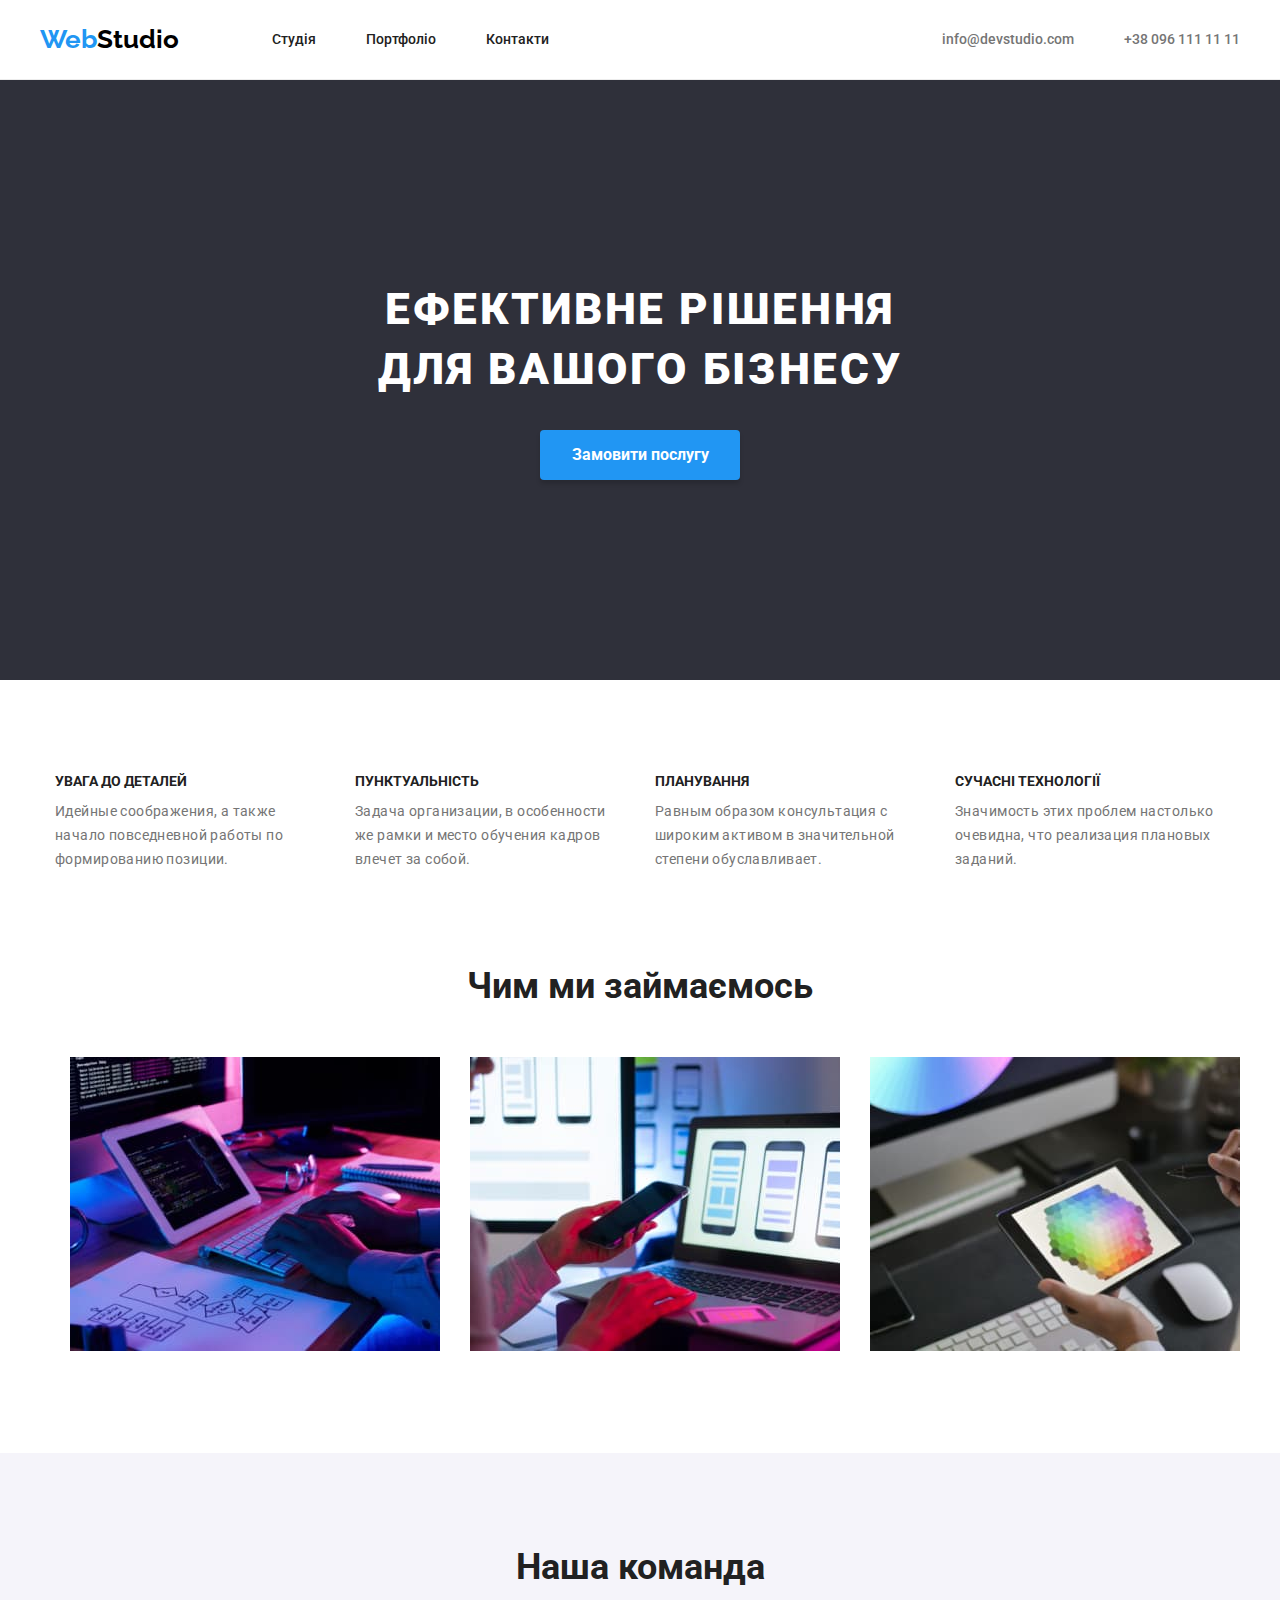
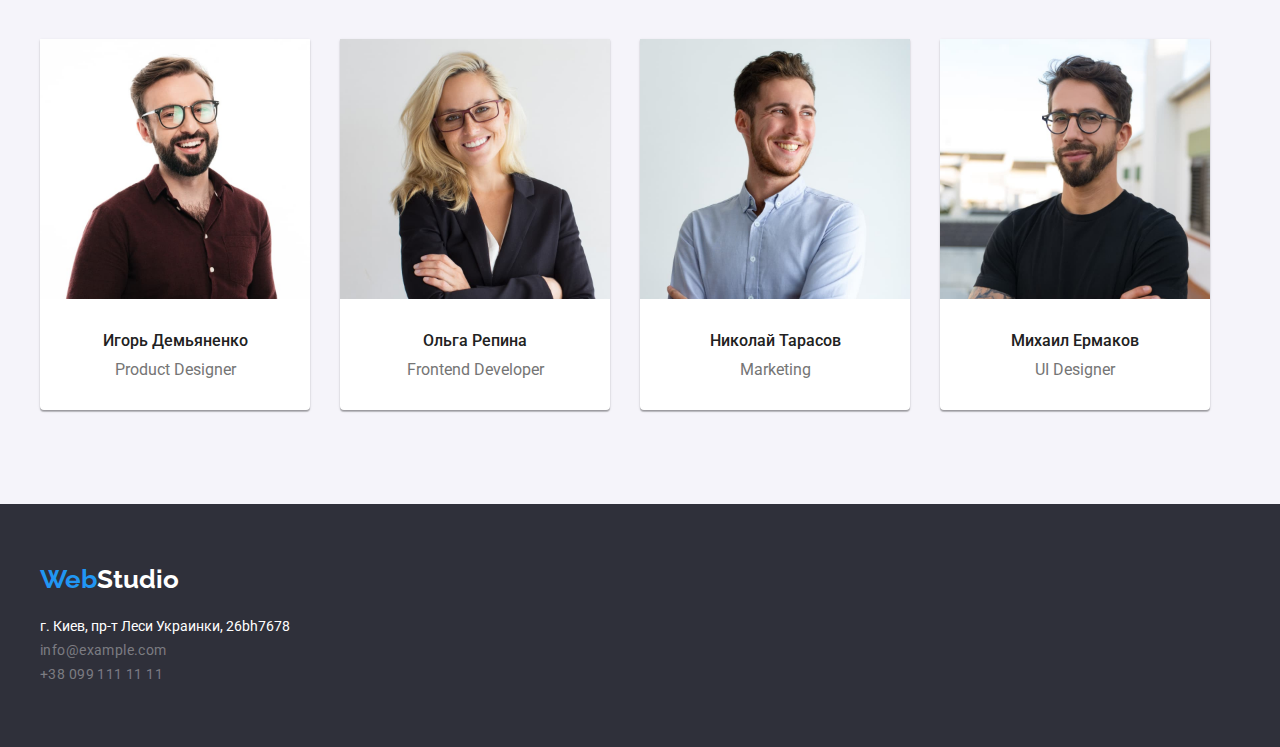
<file: index.html>
<!DOCTYPE html>
<html lang="en">
  <head>
    <meta charset="UTF-8" />
    <meta http-equiv="X-UA-Compatible" content="IE=edge" />
    <meta name="viewport" content="width=device-width, initial-scale=1.0" />
    <link rel="stylesheet" href="css/reset.css">
    <link rel="stylesheet" href="css/styles.css">
    <link rel="preconnect" href="https://fonts.googleapis.com">
    <link rel="preconnect" href="https://fonts.gstatic.com" crossorigin>
    <link href="https://fonts.googleapis.com/css2?family=Raleway:wght@700&family=Roboto:wght@400;500;700;900&display=swap" rel="stylesheet">
    <title>Студія</title>
  </head>
  <body class="body">
    <header class="header">
      <div class="container">
        <div class="header_div">
          <a class="header_logo" href="index.html">
            <span class="logo_blue">Web</span>Studio
          </a>
          <nav>
            <ul class="list_menu">
              <li>
                <a class="menu_link" href="index.html">Студія</a>
              </li>
              <li>
                <a class="menu_link" href="portfolio.html">Портфоліо</a>
              </li>
              <li>
                <a class="menu_link" href="#">Контакти</a>
              </li>
            </ul>
          </nav>
            <ul class="contact_list">
              <li>
                <a class="contact_link" href="mailto:info@devstudio.com">info@devstudio.com</a>
              </li>
              <li>
                <a class="contact_link" href="tel:+380961111111">+38 096 111 11 11</a>
              </li>
            </ul>
        </div>
      </div>
    </header>

    <main>
      <section class="section_biznes">
        <div class="container">
          <h1 class="biznes_title">Ефективне рішення <br> для вашого бізнесу</h1>
          <button type="button" class="biznes_button">Замовити послугу</button>
        </div>
      </section>
      <section class="section_about">
        <div class="container">
          <h2 class="about_title">Про нас</h2>
        <ul class="about_list">
          <li>
            <h3 class="about_list_title">Увага до деталей</h3>
            <p class="about_list_text">
              Идейные соображения, а также начало повседневной работы по формированию позиции.
            </p>
          </li>
          <li>
            <h3 class="about_list_title">Пунктуальність</h3>
            <p class="about_list_text">
              Задача организации, в особенности же рамки и место обучения кадров влечет за собой.
            </p>
          </li>
          <li>
            <h3 class="about_list_title">Планування</h3>
            <p class="about_list_text">
              Равным образом консультация с широким активом в значительной степени обуславливает.
            </p>
          </li>
          <li>
            <h3 class="about_list_title">Сучасні технології</h3>
            <p class="about_list_text">
              Значимость этих проблем настолько очевидна, что реализация плановых заданий.
            </p>
          </li>
        </ul>
        </div>
      </section>
      <section class="section_ourwork">
        <div class="container">
          <h2 class="ourwork_title">Чим ми займаємось</h2>
          <ul class="ourwork_list">
            <li>
              <img class="ourwork_foto" height="294" width="370" src="image/code.jpg" alt="пише код за комп'ютером i планшетом"/>
            </li>
            <li>
              <img class="ourwork_foto" height="294" width="370" src="image/laptop.jpg" alt="розробляє програму для телефону"/>
            </li>
            <li>
              <img class="ourwork_foto" height="294" width="370" src="image/graf.jpg" alt="працює за графічним планшетом"/>
            </li>
          </ul>
        </div>
      </section>
      <section class="section_ourteam">
        <div class="container">
          <h2 class="ourteam_title">Наша команда</h2>
          <ul class="ourteam_list">
            <li class="ourteam_item">
              <img height="260" width="270" src="image/igor.jpg" alt="чоловік з бородою ті в окулярах"/>
              <div class="ourteam_meta">
                <h3 class="ourteam_subtitle">Игорь Демьяненко</h3>
                <p class="ourteam_text">Product Designer</p>
              </div>
            </li>
            <li class="ourteam_item">
              <img height="260" width="270" src="image/olga.jpg" alt="дівчина в окулярах з білим волоссям"/>
              <div class="ourteam_meta">
                <h3 class="ourteam_subtitle">Ольга Репина</h3>
                <p class="ourteam_text">Frontend Developer</p>
              </div>
            </li>
            <li class="ourteam_item">
              <img height="260" width="270" src="image/nikola.jpg" alt="чоловік в блакитній сорочці"/>
              <div class="ourteam_meta">
                <h3 class="ourteam_subtitle">Николай Тарасов</h3>
                <p class="ourteam_text">Marketing</p>
              </div>
            </li>
            <li class="ourteam_item">
              <img height="260" width="270" src="image/misha.jpg" alt="чоловік в окулярах та чорній футболці"/>
                <div class="ourteam_meta">
                  <h3 class="ourteam_subtitle">Михаил Ермаков</h3>
                  <p class="ourteam_text">UI Designer</p>
                </div>
            </li>
          </ul>
        </div>
      </section>
    </main>

    <footer class="footer">
      <div class="container">
        <a class="footer_logo" href="index.html">
          <span class="logo_blue">Web</span>Studio
        </a>
        <address class="footer_link">
          <ul class="footer_list">
            <li>
              <a class="footer_location" href="https://goo.gl/maps/c5mz45frjLdNAMUc9" target="_blank">г. Киев, пр-т Леси Украинки, 26bh7678</a>
            </li>
            <li>
              <a class="footer_contact" href="mailto:info@example.com">info@example.com</a>
            </li>
            <li>
              <a class="footer_contact" href="tel:+380991111111">+38 099 111 11 11</a>
            </li>
          </ul>
        </address>
      </div>
    </footer> 
  </body>
</html>
</file>
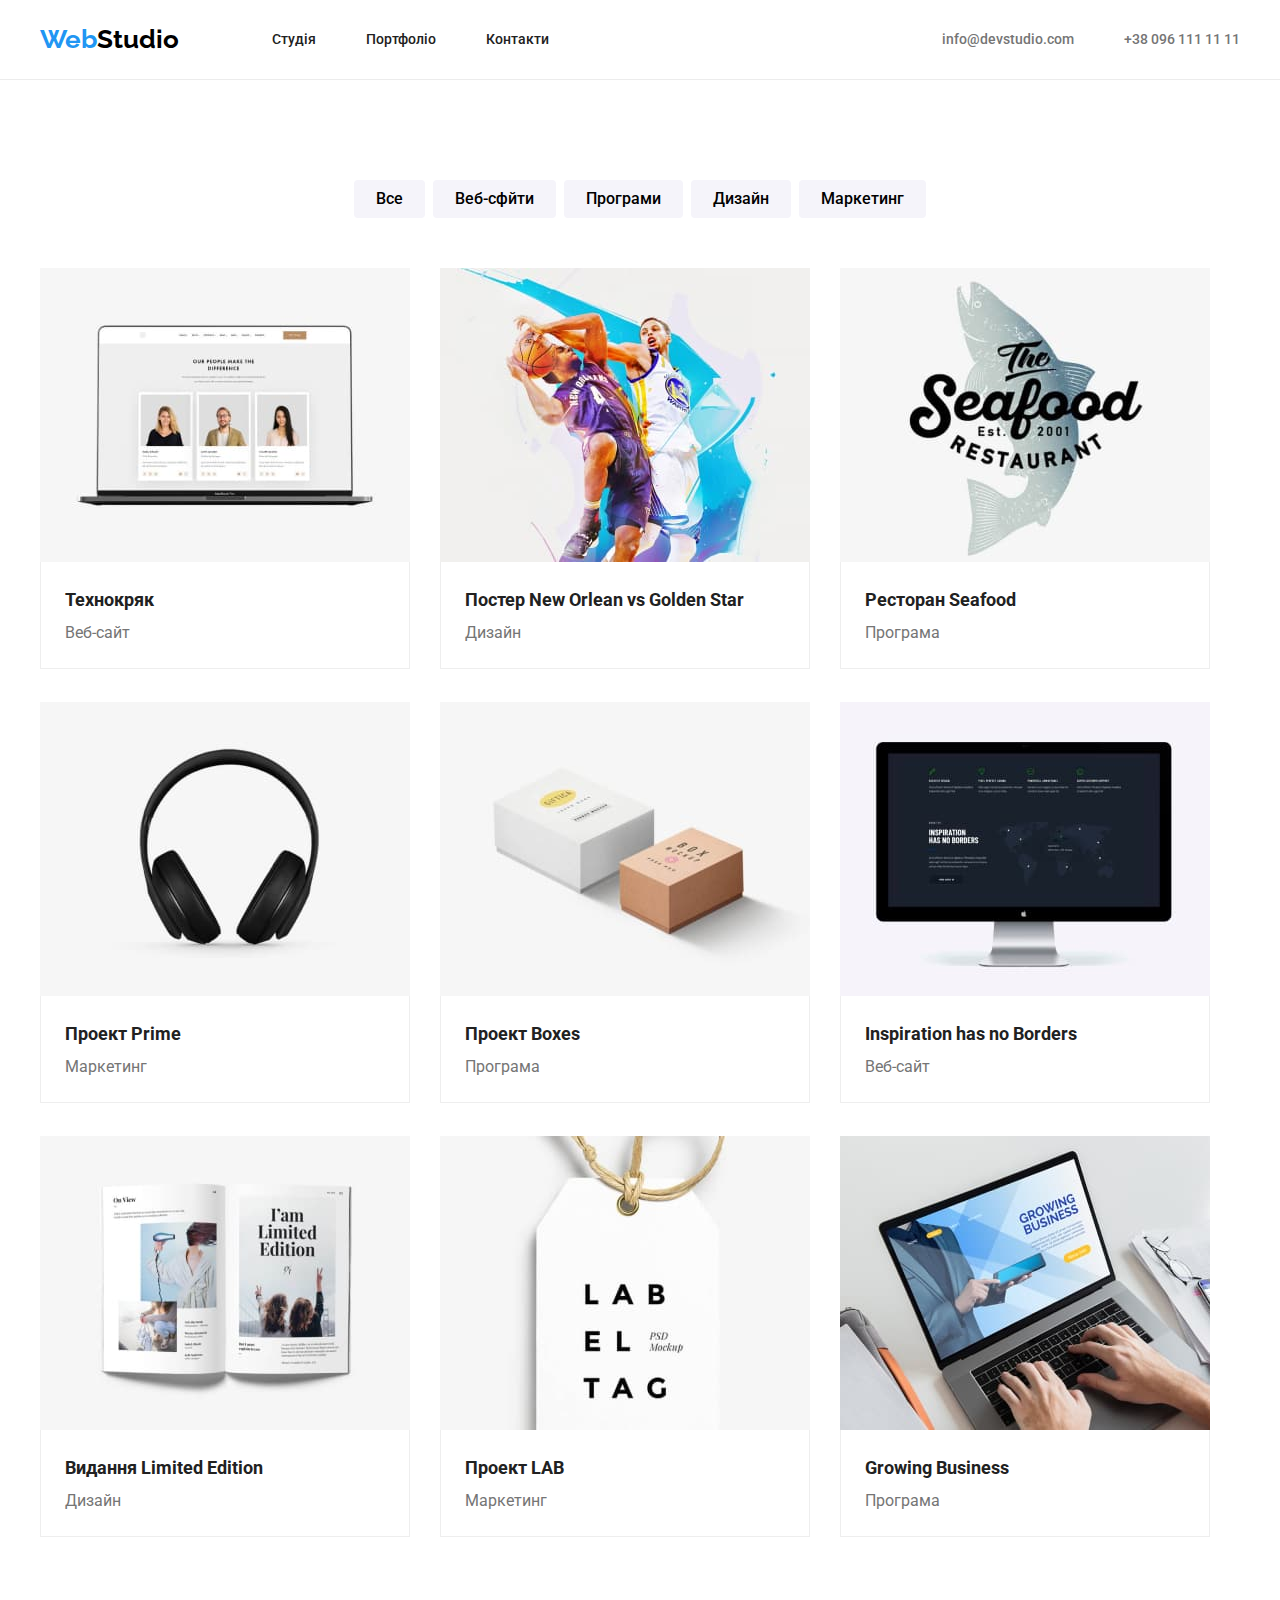
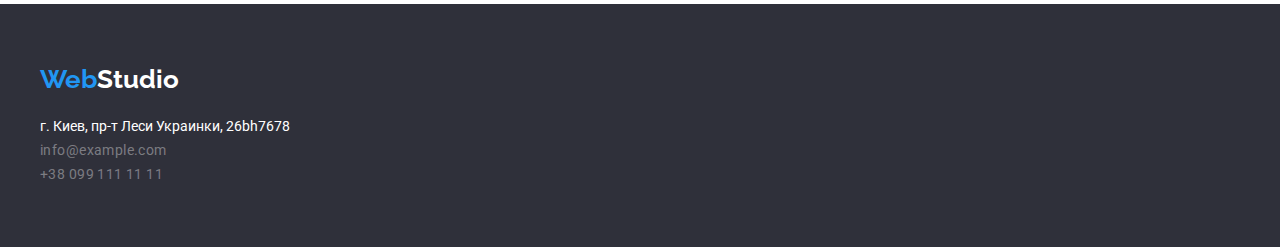
<file: portfolio.html>
<!DOCTYPE html>
<html lang="uk">
  <head>
    <meta charset="UTF-8" />
    <meta http-equiv="X-UA-Compatible" content="IE=edge" />
    <meta name="viewport" content="width=device-width, initial-scale=1.0" />
    <link rel="stylesheet" href="css/reset.css">
    <link rel="stylesheet" href="css/styles.css" />
    <link rel="preconnect" href="https://fonts.googleapis.com" />
    <link rel="preconnect" href="https://fonts.gstatic.com" crossorigin />
    <link
      href="https://fonts.googleapis.com/css2?family=Raleway:wght@700&family=Roboto:wght@400;500;700;900&display=swap"
      rel="stylesheet"
    />
    <title>Portfolio</title>
  </head>
  <body class="body">
    <header class="header">
      <div class="container">
        <div class="header_div">
          <a class="header_logo" href="index.html">
            <span class="logo_blue">Web</span>Studio
          </a>
          <nav>
            <ul class="list_menu">
              <li>
                <a class="menu_link" href="index.html">Студія</a>
              </li>
              <li>
                <a class="menu_link" href="portfolio.html">Портфоліо</a>
              </li>
              <li>
                <a class="menu_link" href="#">Контакти</a>
              </li>
            </ul>
          </nav>
            <ul class="contact_list">
              <li>
                <a class="contact_link" href="mailto:info@devstudio.com">info@devstudio.com</a>
              </li>
              <li>
                <a class="contact_link" href="tel:+380961111111">+38 096 111 11 11</a>
              </li>
            </ul>
        </div>
      </div>
    </header>

    <main>
      <section class="section_categories">
        <div class="container">
          <h2 class="categories_title">Категорії</h2>
          <ul class="categories_list">
            <li>
              <button type="button" class="categories_button">Все</button>
            </li>
            <li>
              <button type="button" class="categories_button">Веб-сфйти</button>
            </li>
            <li>
              <button type="button" class="categories_button">Програми</button>
            </li>
            <li>
              <button type="button" class="categories_button">Дизайн</button>
            </li>
            <li>
              <button type="button" class="categories_button">Маркетинг</button>
            </li>
          </ul>
        </div>
      </section>
      <section class="section_completedworks">
        <div class="container">
          <h2 class="completedworks_title">Виконані роботи</h2>
          <ul class="completedworks_list">
            <li class="completedworks_item">
              <img class="completedworks_foto" height="294" width="370" src="image/tehnopark.jpg" alt="Технокряк"/>
              <div class="completedworks_desk">
                <h3 class="completedworks_subtitle">Технокряк</h3>
                <p class="completedworks_text">Веб-сайт</p>
              </div>
            </li>
            <li class="completedworks_item">
              <img class="completedworks_foto" height="294" width="370" src="image/poster.jpg" alt="Постер New Orlean vs Golden Star"/>
              <div class="completedworks_desk">
                <h3 class="completedworks_subtitle">Постер New Orlean vs Golden Star</h3>
                <p class="completedworks_text">Дизайн</p>
              </div>
            </li>
            <li class="completedworks_item">
              <img class="completedworks_foto" height="294" width="370" src="image/restoran.jpg" alt="Ресторан Seafood"/>
              <div class="completedworks_desk">
                <h3 class="completedworks_subtitle">Ресторан Seafood</h3>
                <p class="completedworks_text">Програма</p>
              </div>
            </li>
            <li class="completedworks_item">
              <img class="completedworks_foto" height="294" width="370" src="image/prime.jpg" alt="Проект Prime"/>
              <div class="completedworks_desk">
                <h3 class="completedworks_subtitle">Проект Prime</h3>
                <p class="completedworks_text">Маркетинг</p>
              </div>
            </li>
            <li class="completedworks_item">
              <img class="completedworks_foto" height="294" width="370" src="image/boxes.jpg" alt="Проект Boxes"/>
              <div class="completedworks_desk">
                <h3 class="completedworks_subtitle">Проект Boxes</h3>
                <p class="completedworks_text">Програма</p>
              </div>
            </li>
            <li class="completedworks_item">
              <img class="completedworks_foto" height="294" width="370" src="image/borders.jpg" alt="Inspiration has no Borders"/>
              <div class="completedworks_desk">
                <h3 class="completedworks_subtitle">Inspiration has no Borders</h3>
                <p class="completedworks_text">Веб-сайт</p>
              </div>
            </li>
            <li class="completedworks_item">
              <img class="completedworks_foto" height="294" width="370" src="image/limited.jpg" alt="Видання Limited Edition"/>
              <div class="completedworks_desk">
                <h3 class="completedworks_subtitle">Видання Limited Edition</h3>
                <p class="completedworks_text">Дизайн</p>
              </div>
            </li>
            <li class="completedworks_item">
              <img class="completedworks_foto" height="294" width="370" src="image/lab.jpg" alt="Проект LAB"/>
              <div class="completedworks_desk">
                <h3 class="completedworks_subtitle">Проект LAB</h3>
                <p class="completedworks_text">Маркетинг</p>
              </div>
            </li>
            <li class="completedworks_item">
              <img class="completedworks_foto" height="294" width="370" src="image/groving.jpg" alt="Growing Business"/>
              <div class="completedworks_desk">
                <h3 class="completedworks_subtitle">Growing Business</h3>
                <p class="completedworks_text">Програма</p>
              </div>
            </li>
          </ul>
        </div>
      </section>
    </main>
    <footer class="footer">
      <div class="container">
        <a class="footer_logo" href="index.html">
          <span class="logo_blue">Web</span>Studio
        </a>
        <address class="footer_link">
          <ul class="footer_list">
            <li>
              <a class="footer_location" href="https://goo.gl/maps/c5mz45frjLdNAMUc9" target="_blank">г. Киев, пр-т Леси Украинки, 26bh7678</a>
            </li>
            <li>
              <a class="footer_contact" href="mailto:info@example.com">info@example.com</a>
            </li>
            <li>
              <a class="footer_contact" href="tel:+380991111111">+38 099 111 11 11</a>
            </li>
          </ul>
        </address>
      </div>
    </footer> 
  </body>
</html>
</file>
<file: css/styles.css>
:root {
    --white: #FFFFFF;
    --black: #000000;
    --blue: #2196F3;
    --gray: #757575;
    --darkgray: #212121;
    --dimwite: #F5F4FA;
    --dimgray: #FFFFFF60;
    --section1: #2F303A;
    --section2: #E5E5E5;
    --section3: #E5E5E5;
    --section4: #F5F4FA;
    --footer: #2F303A;
    --portfoliosection: #E5E5E5;
}

.container {
    max-width: 1200px;
    padding-left: 15px;
    padding-right: 15px;
    margin-left: auto;
    margin-right: auto;
}

.body {
    margin: 0;
    color: var(--wite);
    font-family: 'Roboto', sans-serif;
}

.header {  

    flex-wrap: wrap;
    padding: 24px 0px;
    background-color: var(--white);
}

.header_div {
    align-items: center;
    display: flex;
    flex-wrap: wrap;
}

.header_logo {
    display: block;
    font-weight: 700;
    line-height: 1.19;
    text-decoration: none;
    color: var(--black);
    font-size: 26px;
    font-family: 'Raleway', sans-serif;
    padding-right: 93px;
}

.logo_blue {
    color: var(--blue);
}

.list_menu {    
    gap: 50px;
    display: flex;
    flex-wrap: wrap;
}

.menu_link {
    text-decoration: none;
    font-weight: 500;
    line-height: 1.14;
    font-size: 14px;
    color: var(--darkgray);
}

.menu_link:hover {
    color: var(--blue);
}

.menu_link:focus {
    color: var(--blue);
}

.contact_list {
    margin-left: auto;
    gap: 50px;
    display: flex;
    flex-wrap: wrap;
}

.contact_link {
    text-decoration: none;
    font-weight: 500;
    line-height: 1.14;
    color: var(--gray);
    font-size: 14px;
}

.contact_link:hover {
    color: var(--blue);
}

.contact_link:focus {
    color: var(--blue);
}

.section_biznes {
    display: flex;
    flex-wrap: wrap;
    text-align: center;
    border-top: 1px solid #ECECEC;
    background-color: var(--section1);
    padding: 200px 0px;
    
}

.biznes_button {
    font-family: 'Roboto';
    border: none;
    margin-top: 30px;
    color: var(--white);
    box-shadow: 0px 4px 4px rgba(0, 0, 0, 0.15);
    border-radius: 4px;
    width: 200px;
    height: 50px;
    font-weight: 700;
    font-size: 16px;
    line-height: 1.88;
    cursor: pointer;
    list-style-type: none;
    background-color: var(--blue); 
}

.biznes_title {
    width: 696px;
    height: 120px;
    line-height: 1.36;
    font-size: 44px;
    text-align: center;
    letter-spacing: 0.06em;
    text-transform: uppercase;
    font-weight: 900;
    color: var(--white);

}

.section_about {
    display: flex;
    color: var(--section2);
    padding: 94px 0px;
}

.about_title {
    display: none;

}

.about_list {
    gap: 30px;
    display: flex;
    flex-wrap: wrap;
    
}

.about_list_title {
    margin-bottom: 10px;
    text-transform: uppercase;
    gap: 30px;
    font-weight: 700;
    color: var(--darkgray);
    line-height: 1.14;
    font-size: 14px;
}

.about_list_text {
    width: 270px;
    word-wrap: break-word;
    float: left;
    font-weight: 400;
    color: var(--gray);
    line-height: 1.71;
    font-size: 14px;
    letter-spacing: 0.03em;
}

.section_ourwork {
    padding-bottom: 99px;
    color: var(--section3);

}

.ourwork_title { 
    margin-bottom: 50px;
    text-align: center;
    font-weight: 700;
    color: var(--darkgray);
    line-height: 1.16;
    font-size: 36px;
}

.ourwork_list {
    display: flex;
    flex-wrap: wrap;
    list-style-type: none;
}

.ourwork_foto {
    margin: 0px 0px 0px 30px;
}

.section_ourteam {
    padding: 94px 0px;
    background-color: var(--section4);
}

.ourteam_title {
    margin-bottom: 50px;
    font-family: 'Roboto';
    text-align: center;
    font-weight: 700;
    color: var(--darkgray);
    line-height: 1.16;
    font-size: 36px;
}

.ourteam_list {
    gap: 30px;
    display: flex;
    flex-wrap: wrap;
    align-items: center;
    list-style-type: none;
}

.ourteam_item {
    background-color: var(--white);
    box-shadow: 0px 1px 3px rgba(0, 0, 0, 0.12), 0px 1px 1px rgba(0, 0, 0, 0.14), 0px 2px 1px rgba(0, 0, 0, 0.2);
    border-radius: 0px 0px 4px 4px; 
}

.ourteam_meta {
    padding-top: 30px;
    padding-bottom: 30px;
}

.ourteam_subtitle {
    margin-bottom: 10px;
    text-align: center;
    font-weight: 500;
    color: var(--darkgray);
    line-height: 1.18;
    font-size: 16px;
}

.ourteam_text {
    text-align: center;
    font-weight: 400;
    color: var(--gray);
    line-height: 1.18;
    font-size: 16px;
}


.footer {
    padding-top: 60px;
    padding-bottom: 60px;
    background-color: var(--footer);
}

.footer_logo {
    font-weight: 700;
    line-height: 1.19;
    text-decoration: none;
    color: var(--white);
    font-size: 26px;
    font-family: 'Raleway', sans-serif;
}

.footer_link {
    margin-top: 20px;
}

.footer_list {
    gap: 30px;
}



.footer_location {
    font-style: normal;
    color: var(--white);
    text-decoration: none;
    font-weight: 400;
    font-size: 14px;
    line-height: 1.714;
}

.footer_contact {
    font-style: normal;
    text-decoration: none;
    font-weight: 400;
    line-height: 1.71;
    font-size: 14px;
    color: var(--dimgray);
    letter-spacing: 0.03em;
}

.footer_contact:hover {
    color: var(--blue);
}

.footer_contact:focus {
    color: var(--blue);
}

.section_categories {
    display: flex;
    border-top: 1px solid #ECECEC;
    padding-top: 100px;
    color: var(--portfoliosection);
}

.categories_title {
    display: none;
}

.categories_list {
    gap: 8px;
    list-style-type: none;
    display: flex;
    flex-wrap: wrap;
}

.categories_button {
    padding: 6px 22px 6px 22px;
    background-color: var(--dimwite);
    border-radius: 4px;
    list-style-type: none;
    font-family: 'Roboto';
    border: none;
    font-weight: 500;
    font-size: 16px;
    line-height: 1.62;
    cursor: pointer;
    list-style-type: none;
}

.categories_button:hover {
    background-color: var(--blue);
}

.categories_button:focus {
    background-color: var(--blue);
}

.section_completedworks {
    color: var(--portfoliosection);
    padding-top: 50px;
    padding-bottom: 64px;
}

.completedworks_title {
    display: none;
}

.completedworks_list { 
    display: flex;
    flex-wrap: wrap;
    gap: 30px;
}

.completedworks_item {
    background-color: var(--white);
    width: 370px;
    height: 404px;
}

.completedworks_foto {
    display: block;
}

.completedworks_desk {
    padding: 20px 24px;
    border: 1px solid #EEEEEE;
    border-top: none; 
}

.completedworks_subtitle {
    width: 322px;
    height: 36px;
    font-weight: 700;
    color: var(--darkgray);
    line-height: 2;
    font-size: 18px;
}

.completedworks_text {
    margin: 0;
    width: 322px;
    height: 30px;
    font-weight: 400;
    color: var(--gray);
    line-height: 1.87;
    font-size: 16px;
}
</file>
